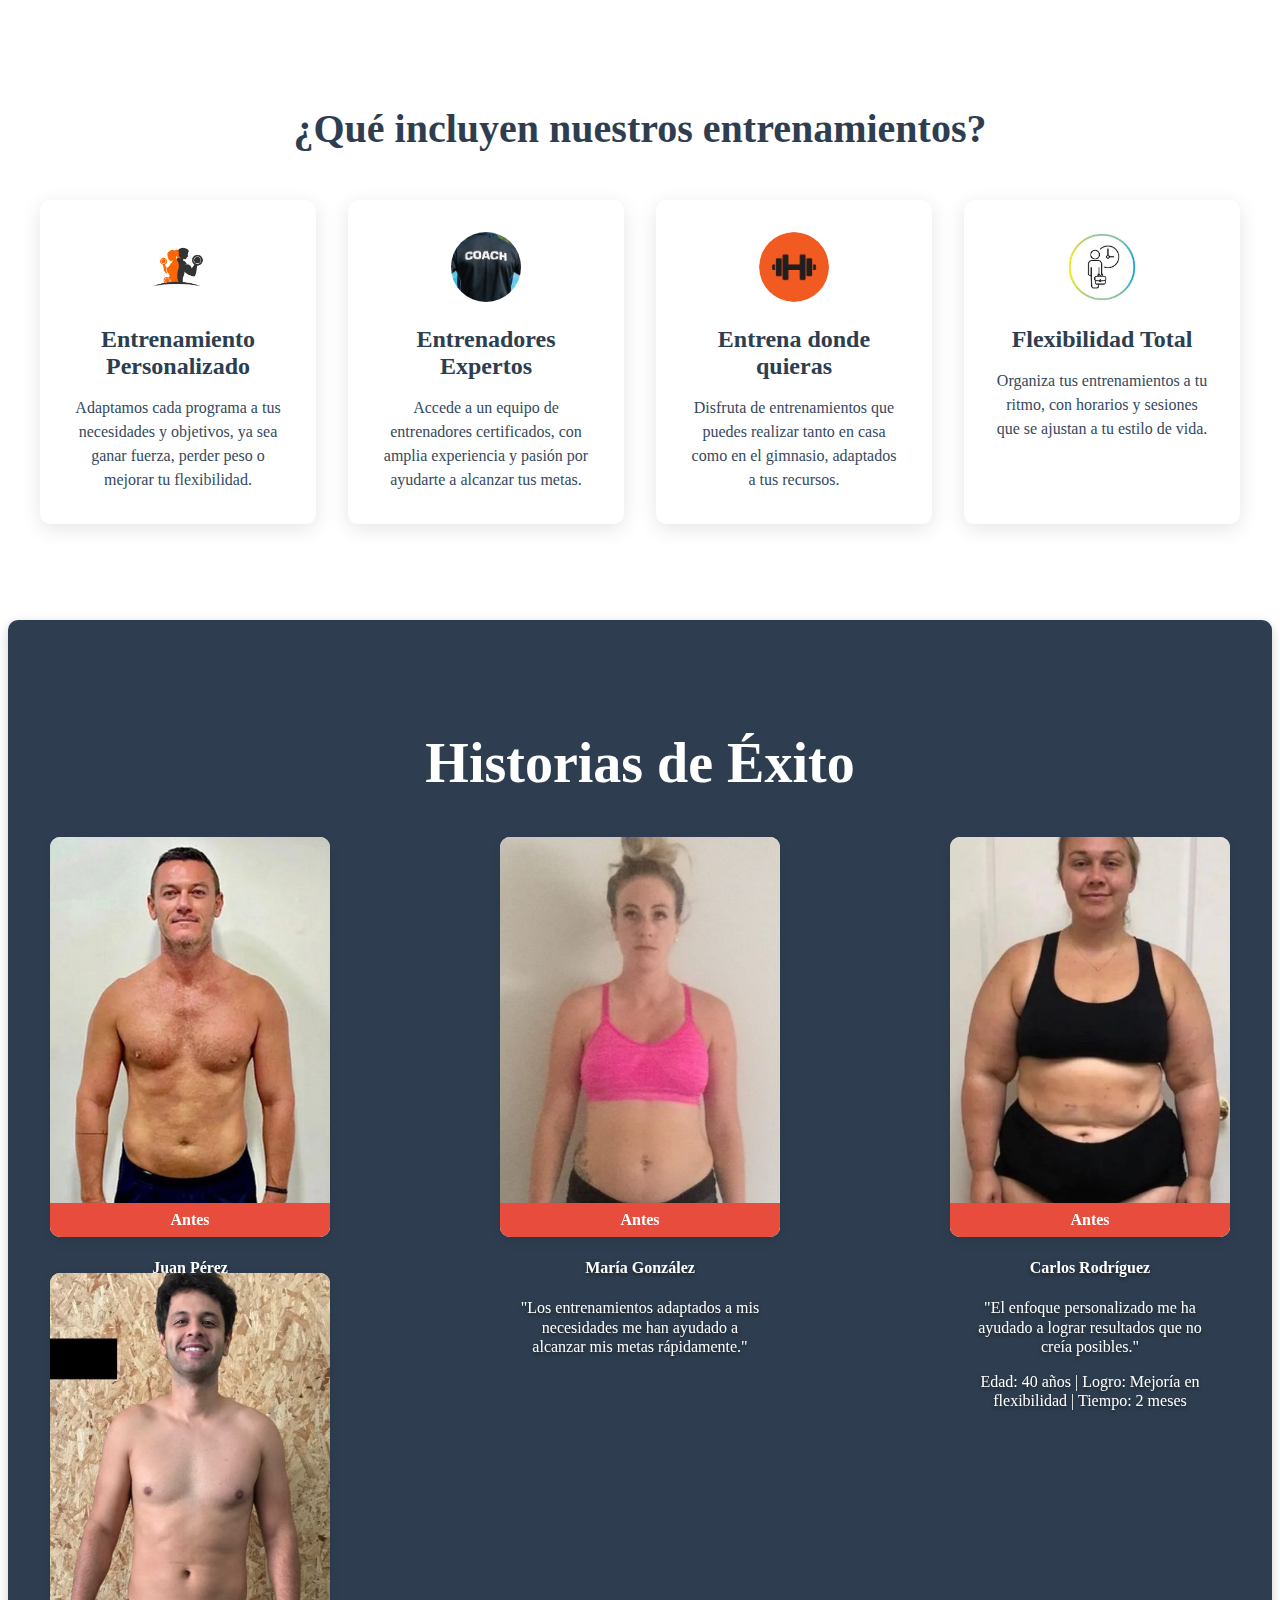
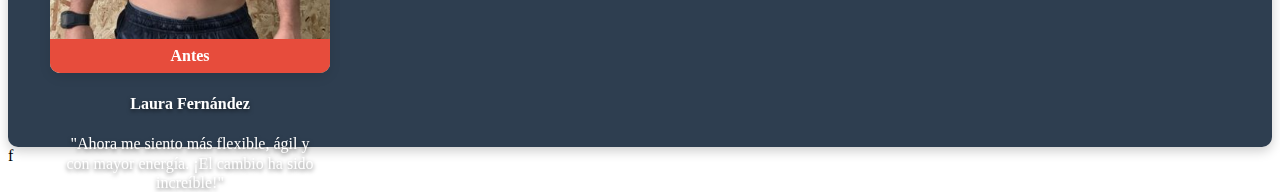
<file: Hackaron_1_ grupo_6/INFORMATION/Info.html>
<!DOCTYPE html>
<html lang="es">

<head>
    <meta charset="UTF-8">
    <meta name="viewport" content="width=device-width, initial-scale=1.0">
    <meta http-equiv="X-UA-Compatible" content="ie=edge">
    <title>Título de la página</title>
    <link rel="stylesheet" href="Info.css">
</head>

<body>
    <header>

    </header>

    <nav>

    </nav>

    <main>


        <section class="program-info">
            <div class="section-container">
                <h2 class="section-title">¿Qué incluyen nuestros entrenamientos?</h2>
                <div class="benefits-grid">
                    <div class="benefit-card">
                        <div class="card-icon-container">
                            <img src="icons/personalizedTraining.jpg" alt="Personalización" class="card-icon">
                        </div>
                        <h3>Entrenamiento Personalizado</h3>
                        <p>Adaptamos cada programa a tus necesidades y objetivos, ya sea ganar fuerza, perder peso o
                            mejorar tu flexibilidad.</p>
                    </div>
                    <div class="benefit-card">
                        <div class="card-icon-container">
                            <img src="icons/coach.jpg" alt="Entrenadores Expertos" class="card-icon">
                        </div>
                        <h3>Entrenadores Expertos</h3>
                        <p>Accede a un equipo de entrenadores certificados, con amplia experiencia y pasión por ayudarte
                            a alcanzar tus metas.</p>
                    </div>
                    <div class="benefit-card">
                        <div class="card-icon-container">
                            <img src="icons/gym.png" alt="Entrena donde quieras" class="card-icon">
                        </div>
                        <h3>Entrena donde quieras</h3>
                        <p>Disfruta de entrenamientos que puedes realizar tanto en casa como en el gimnasio, adaptados a
                            tus recursos.</p>
                    </div>
                    <div class="benefit-card">
                        <div class="card-icon-container">
                            <img src="icons/flexibility.jpg" alt="Flexibilidad" class="card-icon">
                        </div>
                        <h3>Flexibilidad Total</h3>
                        <p>Organiza tus entrenamientos a tu ritmo, con horarios y sesiones que se ajustan a tu estilo de
                            vida.</p>
                    </div>
                </div>
            </div>
        </section>

        <!-- Session de testitomios.  -->
        <!-- Tarjetas dobles antes y despues.  -->
        <!-- Una sola tarjeta que se gira.  -->


        <section class="success-stories">
            <h2>Historias de Éxito</h2>
            <div class="stories-grid">
                <!-- Tarjeta 1 -->
                <div class="flip-card" role="figure">
                    <div class="flip-card-inner">
                        <!-- Cara del "Antes" -->
                        <div class="flip-card-front" data-label="Antes">
                            <div class="card-image">
                                <img src="images/person1_before.png" alt="Antes de Juan Pérez">
                            </div>
                        </div>
                        <!-- Cara del "Después" -->
                        <div class="flip-card-back" data-label="Después">
                            <div class="card-image">
                                <img src="images/person1_after.png" alt="Después de Juan Pérez">
                            </div>
                        </div>
                    </div>
                    <div class="card-text">
                        <h4>Juan Pérez</h4>
                        <p>"¡Gracias a los entrenamientos personalizados y a los entrenadores expertos, he transformado
                            mi cuerpo!"</p>
                        <p class="card-data">Edad: 30 años | Logro: Pérdida de peso | Tiempo: 3 meses</p>
                    </div>
                </div>

                <!-- Tarjeta 2 -->
                <div class="flip-card" role="figure">
                    <div class="flip-card-inner">
                        <!-- Cara del "Antes" -->
                        <div class="flip-card-front" data-label="Antes">
                            <div class="card-image">
                                <img src="images/person2_before.png" alt="Antes de María González">
                            </div>
                        </div>
                        <!-- Cara del "Después" -->
                        <div class="flip-card-back" data-label="Después">
                            <div class="card-image">
                                <img src="images/person2_after.png" alt="Después de María González">
                            </div>
                        </div>
                    </div>
                    <div class="card-text">
                        <h4>María González</h4>
                        <p>"Los entrenamientos adaptados a mis necesidades me han ayudado a alcanzar mis metas
                            rápidamente."</p>
                    </div>
                </div>

                <!-- Tarjeta 3 -->
                <div class="flip-card" role="figure">
                    <div class="flip-card-inner">
                        <!-- Cara del "Antes" -->
                        <div class="flip-card-front" data-label="Antes">
                            <div class="card-image">
                                <img src="images/person3_before.png" alt="Antes de Carlos Rodríguez">
                            </div>
                        </div>
                        <!-- Cara del "Después" -->
                        <div class="flip-card-back" data-label="Después">
                            <div class="card-image">
                                <img src="images/person3_after.png" alt="Después de Carlos Rodríguez">
                            </div>
                        </div>
                    </div>
                    <div class="card-text">
                        <h4>Carlos Rodríguez</h4>
                        <p>"El enfoque personalizado me ha ayudado a lograr resultados que no creía posibles."</p>
                        <p class="card-data">Edad: 40 años | Logro: Mejoría en flexibilidad | Tiempo: 2 meses</p>
                    </div>
                </div>

                <!-- Tarjeta 4 -->
                <div class="flip-card" role="figure">
                    <div class="flip-card-inner">
                        <!-- Cara del "Antes" -->
                        <div class="flip-card-front" data-label="Antes">
                            <div class="card-image">
                                <img src="images/person4_before.png" alt="Antes de Laura Fernández">
                            </div>
                        </div>
                        <!-- Cara del "Después" -->
                        <div class="flip-card-back" data-label="Después">
                            <div class="card-image">
                                <img src="images/person4_after.png" alt="Después de Laura Fernández">
                            </div>
                        </div>
                    </div>
                    <div class="card-text">
                        <h4>Laura Fernández</h4>
                        <p>"Ahora me siento más flexible, ágil y con mayor energía. ¡El cambio ha sido increíble!"</p>
                    </div>
                </div>
            </div>
        </section>





    </main>f

    <footer>

    </footer>
</body>

</html>
</file>
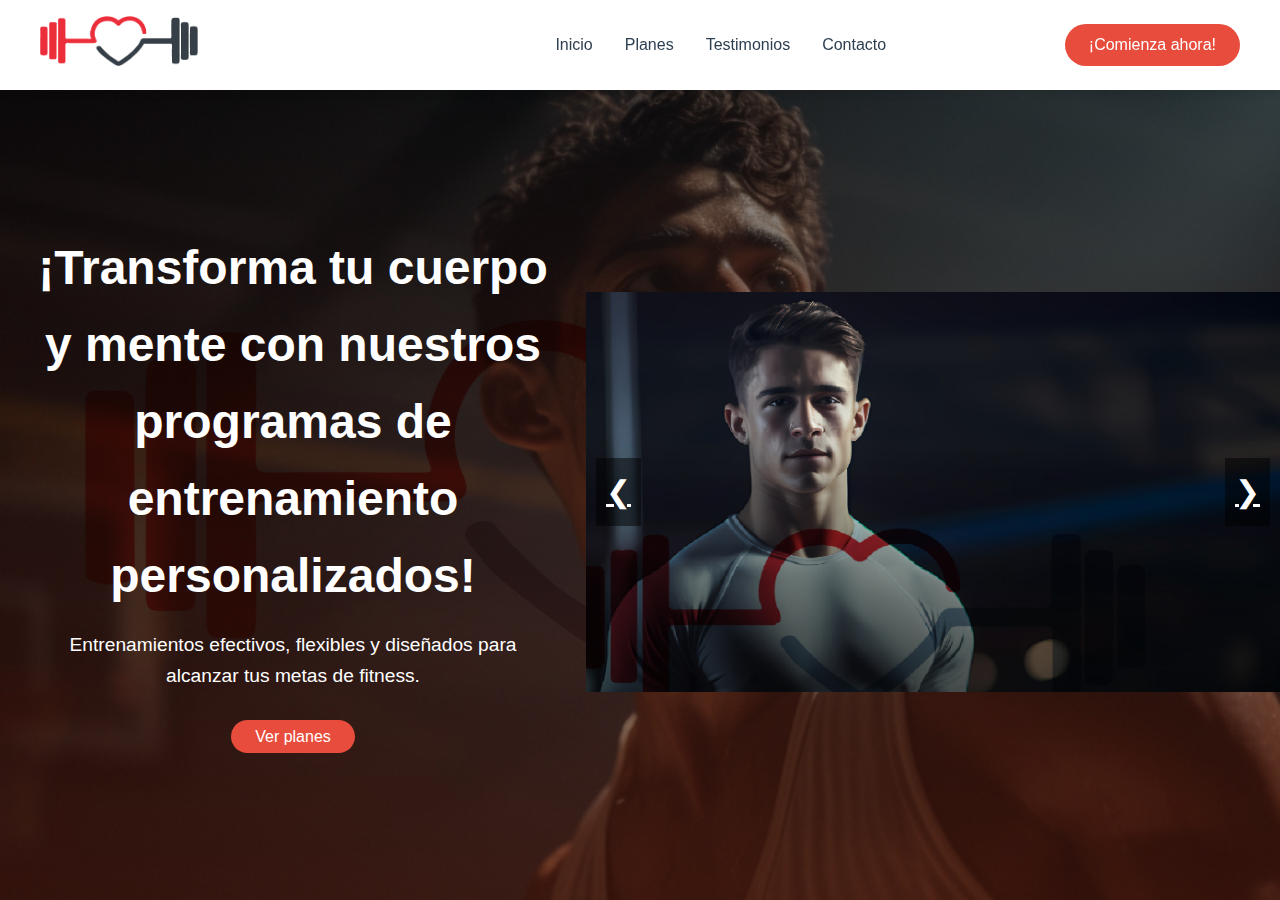
<file: Hackaron_1_ grupo_6/NAV_BANNER/Nav_banner.html>
<!DOCTYPE html>
<html lang="en">
    <link rel="stylesheet" href="nav.css">
<head>
    <meta charset="UTF-8">
    <meta name="viewport" content="width=device-width, initial-scale=1.0">
    <title>landing</title>
</head>


<body>
 
    <header class="header">
        <nav class="nav-container">
            <div class="brand">
                <a href="">
                    <img  src="../IMG/Logo.png" alt="Logo">
                </a>
            </div>
            <div  src ="../IMG/Logo.png"></div>
            <div class="nav-links">
                <a class="textNav" href="#inicio">Inicio</a>
                <a class="textNav" href="#planes">Planes</a>
                <a class="textNav" href="#testimonios">Testimonios</a>
                <a class="textNav" href="#contacto">Contacto</a>
            </div>
            <a href="#planes" class="cta-button">¡Comienza ahora!</a>
        </nav>
    </header>

 

    <section class="hero" id="inicio">
        <div class="hero-content">
            <h1>¡Transforma tu cuerpo y mente con nuestros programas de entrenamiento personalizados!</h1>
            <p>Entrenamientos efectivos, flexibles y diseñados para alcanzar tus metas de fitness.</p>
            <a href="#planes" class="cta-button">Ver planes</a>
        </div>
    
        <!-- Carrusel -->
        <div class="carousel">
            <div class="carousel-container">
                <div class="carousel-slide">
                    <img src="../IMG/slide1.jpg" alt="Imagen 1">
                    <img src="../IMG/slide2.jpg" alt="Imagen 2">
                    <img src="../IMG/slide3.jpg" alt="Imagen 3">
                </div>
            </div>
    
            <a href="#" class="prev" onclick="moveSlide(-1)">&#10094;</a>
            <a href="#" class="next" onclick="moveSlide(1)">&#10095;</a>
        </div>
    </section>
    

    


    
    <script src="../JS/scrip.js"></script>
</body>
</html>
</file>
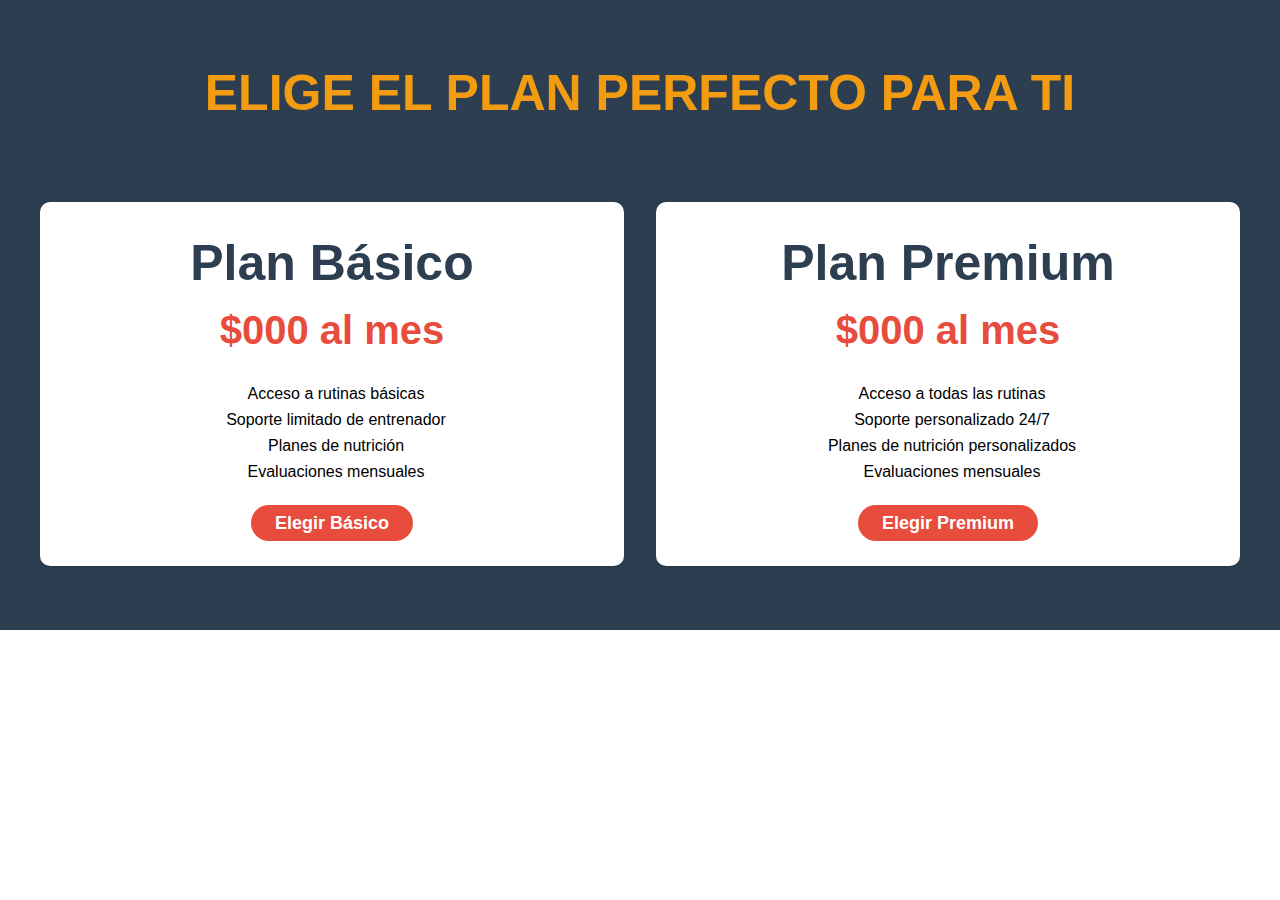
<file: Hackaron_1_ grupo_6/PRODUCTS_MODAL/products.html>
<!DOCTYPE html>
<html lang="en">
<head>
    <meta charset="UTF-8">
    <meta name="viewport" content="width=device-width, initial-scale=1.0">
    <link rel="stylesheet" href="products.css">
    <title>Oscar</title>
</head>
<body>

    
<!-- seccion planes-->
<section class="plans" id="planes">
    <div class="section-container">
        <h1 id="main-text-plan">ELIGE EL PLAN PERFECTO PARA TI</h1>
        <div class="plans-grid">
            <div class="plan-card">
                <h3 id="plan">Plan Básico</h3>
                <div class="plan-price">$000 al mes</div>
                <ul class="plan-features">
                    <li><i class="fas fa-check"></i>Acceso a rutinas básicas</li>
                    <li><i class="fas fa-check"></i>Soporte limitado de entrenador</li>
                    <li><i class="fas fa-times"></i>Planes de nutrición</li>
                    <li><i class="fas fa-times"></i>Evaluaciones mensuales</li>
                </ul>
                <a href="#" class="cta-button">Elegir Básico</a>
            </div>
            <div class="plan-card">
                <h3 id="premium-text-plan">Plan Premium</h3>
                <div class="plan-price">$000 al mes</div>
                <ul class="plan-features">
                    <li><i class="fas fa-check"></i>Acceso a todas las rutinas</li>
                    <li><i class="fas fa-check"></i>Soporte personalizado 24/7</li>
                    <li><i class="fas fa-check"></i>Planes de nutrición personalizados</li>
                    <li><i class="fas fa-check"></i>Evaluaciones mensuales</li>
                </ul>
                <a href="#" class="cta-button">Elegir Premium</a>
            </div>
        </div>
    </div>

    <!-- modal -->
    <div class="modal-overlay" id="modal">
        <div class="modal-content">
            <h2>¡Plan seleccionado!</h2>
            <p id="modal-message"></p>
            <button class="cta-button close-modal">Cerrar</button>
        </div>
    </div>
    
</section>


    

<script src="productos.js"></script>
</body>
</html>
</file>
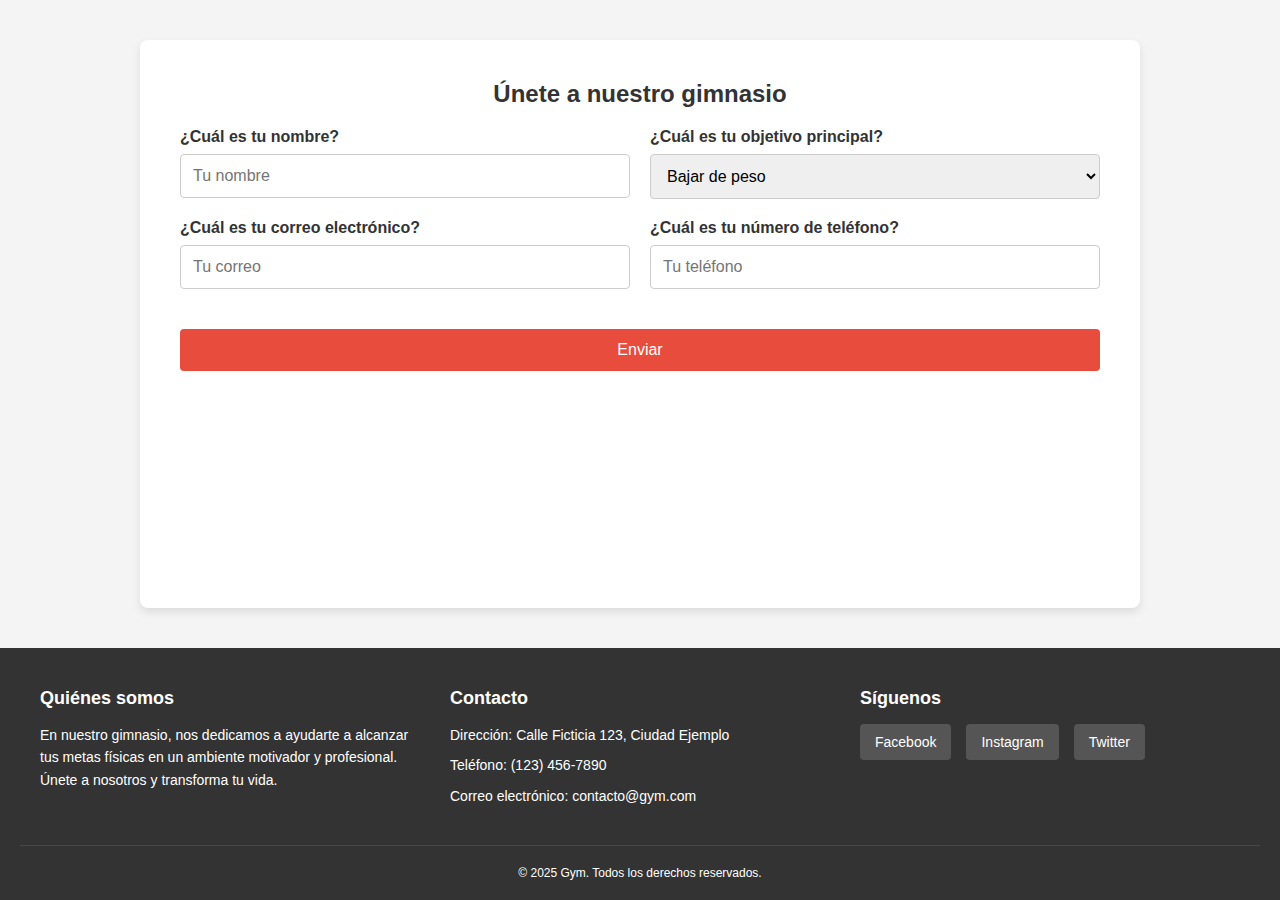
<file: Hackaron_1_ grupo_6/QUESTIONS_FOOTER/footer_questions.html>
<!DOCTYPE html>
<html lang="es">
<head>
    <meta charset="UTF-8">
    <meta name="viewport" content="width=device-width, initial-scale=1.0">
    <title>Formulario Gym</title>
    <link rel="stylesheet" href="questions.css">
</head>
<body>
    <section class="form-section">
        <h2>Únete a nuestro gimnasio</h2>
        <form class="gym-form">
            <div class="form-row">
                <label for="name">¿Cuál es tu nombre?</label>
                <input type="text" id="name" name="name" placeholder="Tu nombre" required>
            </div>

            <div class="form-row">
                <label for="goal">¿Cuál es tu objetivo principal?</label>
                <select id="goal" name="goal" required>
                    <option value="bajar_peso">Bajar de peso</option>
                    <option value="ganar_musculo">Ganar músculo</option>
                    <option value="mejorar_resistencia">Mejorar resistencia</option>
                    <option value="general">General</option>
                </select>
            </div>
             <!-- Correo -->
            <div class="form-row">
                <label for="email">¿Cuál es tu correo electrónico?</label>
                <input type="email" id="email" name="email" placeholder="Tu correo" required>
            </div>

            <!-- Numero de telefono -->
            <div class="form-row">
                <label for="phone">¿Cuál es tu número de teléfono?</label>
                <input type="tel" id="phone" name="phone" placeholder="Tu teléfono" required>
            </div>
             
             <!-- Boton -->
           <button type="submit" class="submit-btn">Enviar</button>
            <!-- Botón -->
<!-- <button type="button" class="submit-btn" onclick="window.open('https://wa.me/1234567890?text=Hola%2C+quiero+más+información+sobre+el+gym', '_blank')">Enviar</button> -->


        </form>
    </section>

    <footer class="footer">
        <div class="footer-content">
            <div class="about-us">
                <h3>Quiénes somos</h3>
                <p>En nuestro gimnasio, nos dedicamos a ayudarte a alcanzar tus metas físicas en un ambiente motivador y profesional. Únete a nosotros y transforma tu vida.</p>
            </div>
            <div class="contact-info">
                <h3>Contacto</h3>
                <p>Dirección: Calle Ficticia 123, Ciudad Ejemplo</p>
                <p>Teléfono: (123) 456-7890</p>
                <p>Correo electrónico: contacto@gym.com</p>
            </div>
            <div class="social-media">
                <h3>Síguenos</h3>
                <div class="social-icons">
                    <a href="#" class="social-icon">Facebook</a>
                    <a href="#" class="social-icon">Instagram</a>
                    <a href="#" class="social-icon">Twitter</a>
                </div>
            </div>
        </div>
        <p>&copy; 2025 Gym. Todos los derechos reservados.</p>
    </footer>
</body>
</html>
</file>
<file: Hackaron_1_ grupo_6/INFORMATION/Info.css>
/* Fondo de la sección */
.program-info {
    padding: 4rem 2rem;
    background-color: #ffffff no-repeat center center fixed;
    color: #ffffff;
    position: relative;
    z-index: 1;
    border-radius: 15px;

    overflow: hidden;

}

.program-info::before {
    content: '';
    position: absolute;
    top: 0;
    left: 0;
    right: 0;
    bottom: 0;
    background: none;
    (0, 0, 0, 0.4);
    z-index: -1;
}


.section-container {
    max-width: 1200px;
    margin: 0 auto;
    text-align: center;
}


.section-title {
    font-size: 2.5rem;
    font-weight: bold;
    margin-bottom: 2rem;
    color: #2e3e50;
}


.benefits-grid {
    display: grid;
    grid-template-columns: repeat(auto-fit, minmax(250px, 1fr));
    gap: 2rem;
    margin-top: 3rem;
}


.benefit-card {
    background: #ffffff;
    padding: 2rem;
    border-radius: 10px;
    /* Bordes redondeados en las tarjetas */
    text-align: center;
    box-shadow: 0 5px 20px rgba(0, 0, 0, 0.1);
    transition: transform 0.3s ease, box-shadow 0.3s ease;
    position: relative;
}


.benefit-card:hover {
    transform: translateY(-10px);
    box-shadow: 0 8px 30px rgba(0, 0, 0, 0.15);
}


.card-icon-container {
    background-color: #f39c12;
    width: 70px;
    height: 70px;
    border-radius: 50%;
    margin: 0 auto 1rem;
    display: flex;
    justify-content: center;
    align-items: center;
    overflow: hidden;

}


.card-icon {
    width: 100%;
    height: 100%;
    object-fit: cover;
    object-position: center;
}



.benefit-card h3 {
    font-size: 1.5rem;
    font-weight: 600;
    color: #2c3e50;
    margin-bottom: 1rem;
}


.benefit-card p {
    font-size: 1rem;
    color: #34495e;
    line-height: 1.5;
    margin-bottom: 0;
}



.success-stories {
    padding: 4rem 2rem;
    background-color: #2e3e50;
    background-position: center;
    color: white;
    text-align: center;
    border-radius: 10px;
    margin-top: 2rem;
    min-height: 100vh;
    box-shadow: 0 4px 12px rgba(0, 0, 0, 0.2);
}

.success-stories h2 {
    font-size: 3.5rem;
    font-weight: bold;
    margin-bottom: 2rem;
}

.stories-grid {
    display: flex;
    justify-content: space-between;
    gap: 1rem;
    flex-wrap: wrap;
}


.flip-card {
    width: 280px;
    height: 400px;
    perspective: 1000px;
    margin: 10px;
}


.flip-card-front::after,
.flip-card-back::after {
    content: attr(data-label);
    position: absolute;
    bottom: 0;
    left: 0;
    width: 100%;
    text-align: center;
    font-size: 1rem;
    font-weight: bold;
    padding: 8px 0;
}

.flip-card-front::after {
    background-color: #e74c3c;
    color: white;
}

.flip-card-back::after {
    background-color: #2ecc71;
    color: white;
}

.flip-card-inner {
    position: relative;
    width: 100%;
    height: 100%;
    transition: transform 0.5s;
    transform-style: preserve-3d;
    border-radius: 10px;
    box-shadow: 0px 4px 12px rgba(0, 0, 0, 0.1);
}

.flip-card:hover .flip-card-inner {
    transform: rotateY(180deg);
}

.flip-card-front,
.flip-card-back {
    position: absolute;
    width: 100%;
    height: 100%;
    backface-visibility: hidden;
    border-radius: 10px;
}

.flip-card-front {
    background-color: white;
    color: #333;
    display: flex;
    justify-content: center;
    align-items: center;
    overflow: hidden;
}

.card-image img {
    width: 100%;
    height: 100%;
    object-fit: cover;
    border-radius: 10px;
}

.flip-card-back {
    transform: rotateY(180deg);
    display: flex;
    justify-content: center;
    align-items: center;
}

.card-text {
    text-align: center;
    margin-top: 1rem;
    padding: 0 1rem;
    color: #ffffff;
    font-size: 1rem;
    line-height: 1.2;
    font-weight: 500;
    text-shadow: 0px 2px 4px rgba(0, 0, 0, 0.6);
}


@media (max-width: 768px) {
    .stories-grid {
        flex-direction: column;
        gap: 1rem;
    }

    .flip-card {
        width: 100%;
        height: auto;
        margin: 10px 0;
    }
}
</file>
<file: Hackaron_1_ grupo_6/NAV_BANNER/nav.css>
:root {
            --primary: #2c3e50;
            --secondary: #e74c3c;
            --accent: #3498db;
            --light: #ecf0f1;
            --dark: #2c3e50;
        }

        * {
            margin: 0;
            padding: 0;
            box-sizing: border-box;
            font-family: 'Arial', sans-serif;
        }

        body {
            line-height: 1.6;
        }

        /* Header Styles */
        .header {
            position: fixed;
            width: 100%;
            background: white;
            padding: 1rem;
            box-shadow: 0 2px 10px rgba(0,0,0,0.1);
            z-index: 1000;
        }

        .nav-container {
            max-width: 1200px;
            margin: 0 auto;
            display: flex;
            justify-content: space-between;
            align-items: center;
        }

        .logo {
            font-size: 1.5rem;
            font-weight: bold;
            color: var(--primary);
        }

        .nav-links {
            display: flex;
            gap: 2rem;
        }

        .nav-links a {
            text-decoration: none;
            color: var(--dark);
            font-weight: 500;
        }

        .cta-button {
            background: var(--secondary);
            color: white;
            padding: 0.5rem 1.5rem;
            border-radius: 25px;
            text-decoration: none;
            transition: transform 0.3s ease;
            transition: .5s, color .10s;
                -webkit-transition: .5s, color .10s;
                -moz-transition: .5s, color .10s;
        }
  
       
        .cta-button:hover{
            transform: translatey(-10px);
                -webkit-transform: translatey(-10px);
                -moz-transform: translatey(-10px);
        }

        .textNav:hover {
            color: #e74c3c;
        }
              

        /* .cta-button:hover {
            transform: scale(1.05);
        } */

        .brand img {
            width: auto;
            height: 50px;
        }

        /* Hero Section */
        .hero {
            padding-top: 80px;
            min-height: 100vh;
            background: linear-gradient(rgba(0,0,0,0.5), rgba(91, 23, 6, 0.5)), url('../IMG/Portada.jpg');
            background-size: cover;
            background-position: center;
            display: flex;
            align-items: center;
            text-align: center;
            color: white;
        }

        .hero-content {
            max-width: 800px;
            margin: 0 auto;
            padding: 2rem;
            animation: fadeIn 1s ease-in;
        }

        .hero h1 {
            font-size: 3rem;
            margin-bottom: 1rem;
        }

        .hero p {
            font-size: 1.2rem;
            margin-bottom: 2rem;
        }

        /* Carousel Styles */


        .carousel {
            position: relative;
            max-width: 20%;
            margin-top: 30px;
        }

        .carousel-container {
            overflow: hidden;
        }

        .carousel-slide {
            display: flex;
            transition: transform 0.5s ease;
        }

        .carousel-slide img {
            width: 1%;
            height: auto;
            object-fit: cover;
        }

        /* Controles del Carrusel */
        .prev,
        .next {
            position: absolute;
            top: 50%;
            font-size: 30px;
            color: white;
            background-color: rgba(0, 0, 0, 0.5);
            border: none;
            padding: 15px;
            cursor: pointer;
            z-index: 1000;
        }

        .prev {
            left: 10px;
            transform: translateY(-50%);
        }

        .next {
            right: 10px;
            transform: translateY(-50%);
        }

        .prev:hover,
        .next:hover {
            background-color: rgba(0, 0, 0, 0.8);
        }
                            
        .carousel {
            position: relative;
            max-width: 100%;
            margin-top: 3px;
        }

        .carousel-container {
            overflow: hidden;
        }

        .carousel-slide {
            display: flex;
            transition: transform 0.5s ease;
        }

        .carousel-slide img {
            width: 100%;
            height: 400px;
            object-fit: cover;
        }

        /* Controles del Carrusel */
        .prev,
        .next {
            position: absolute;
            top: 50%;
            font-size: 30px;
            color: white;
            background-color: rgba(0, 0, 0, 0.5);
            border: none;
            padding: 10px;
            cursor: pointer;
            z-index: 1000;
        }

        .prev {
            left: 10px;
            transform: translateY(-50%);
        }

        .next {
            right: 10px;
            transform: translateY(-50%);
        }

        .prev:hover,
        .next:hover {
            background-color: rgba(0, 0, 0, 0.8);
        }
                            

        /* Animations */
        @keyframes fadeIn {
            from { opacity: 0; transform: translateY(20px); }
            to { opacity: 1; transform: translateY(0); }
        }

        /* Responsive Design */
        @media (max-width: 768px) {
            .nav-links {
                display: none;
            }

            .hero h1 {
                font-size: 2rem;
            }
        }
</file>
<file: Hackaron_1_ grupo_6/PRODUCTS_MODAL/products.css>
:root {
    --primary: #2c3e50;
    --secondary: #e74c3c;
    --accent: #3498db;
    --light: #ecf0f1;
    --dark: #2c3e50;
    --alert: #f39c12;
}

* {
    margin: 0;
    padding: 0;
    box-sizing: border-box;
    font-family: 'Arial', sans-serif;
}

/* cuerpo de la landing */

body {
    line-height: 1,6;
}

.section-container {
    max-width: 1200px;
    margin: 0 auto;
}

/*TEXTO PRINCIPAL SECCION PLANES*/
#main-text-plan{
    font-size: 3rem;
    margin-bottom: 1rem;
    color: var(--alert);
    align-content: center;
    text-align: center;
    margin: 0px 0px 80px 0px;
    font-size: 50px;
    font-family: 'Franklin Gothic Medium', 'Arial Narrow', Arial, sans-serif;

}


/* Esilos botones */
.cta-button {
    background: #e74c3c;
    color: white;
    padding: 0.5rem 1.5rem;
    border-radius: 25px;
    text-decoration: none;
    transition: transform 0.3s ease;
    font-size: large;
    font-weight:bold;
}

.cta-button:hover {
    transform: scale(1.05);
}


/* Planes */
.plans {
    padding: 4rem 2rem;
    background: var(--dark);
    /* background: linear-gradient(90deg, rgba(243,156,18,1) 0%, rgba(255,222,0,1) 100%); */
    /* background: var(--alert); */
}

.plans-grid {
    display: grid;
    grid-template-columns: repeat(auto-fit, minmax(300px, 1fr));
    gap: 2rem;
    margin-top: 2rem;
}

.plan-card {
    background: white;
    padding: 2rem;
    border-radius: 10px;
    text-align: center;
    box-shadow: 0 2px 10px rgba(0,0,0,0.1);
}

.section-container h2 {
    color: var(--light);
    margin-bottom: 1rem;
}

.plan-card h3 {
    color: var(--primary);
    margin-bottom: 1rem;
    font-weight: bolder;
    font-size:50px;
    
}

.plan-price {
    font-size: 2.5rem;
    color: var(--secondary);
    margin-bottom: 1rem;
    font-weight: bold;
}

.plan-features {
    list-style: none;
    margin: 2rem 0;
}

.plan-features li {
    margin-bottom: 0.5rem;
}

.plan-features li i {
    color: var(--accent);
    margin-right: 0.5rem;
}

/*  animación tarjetas   */
@keyframes floating {
    0% {
        transform: translateY(0px);
    }
    50% {
        transform: translateY(-5px);
    }
    100% {
        transform: translateY(0px);
    }
}

.plan-card {
    animation: floating 2s ease-in-out infinite;
}

/* Desfase en la animación de la segunda tarjeta */
.plan-card:nth-child(2) {
    animation-delay: 0.5s;

}

/* aqui se desactiva animación en móviles para mejorar rendimiento */
@media (max-width: 770px) {
    .plan-card {
        animation: none;
    }
}

/* Animationes */
@keyframes fadeIn {
    from { opacity: 0; transform: translateY(20px); }
    to { opacity: 1; transform: translateY(0); }
}


    
/* Modal Overlay */
.modal-overlay {
    position: fixed;
    top: 0;
    left: 0;
    width: 100%;
    height: 100%;
    background-color: rgba(0, 0, 0, 0.7);
    display: flex;
    justify-content: center;
    align-items: center;
    opacity: 0;
    visibility: hidden;
    transition: opacity 0.3s ease, visibility 0.3s ease;
}

/* Modal planes */

.modal-content {
    background: white;
    padding: 2rem;
    border-radius: 10px;
    text-align: center;
    width: 90%;
    max-width: 400px;
    box-shadow: 0 4px 15px rgba(0, 0, 0, 0.2);
    animation: fadeIn 0.4s ease-out;
}

/* Titulo dle modal */
.modal-content h2 {
    color: var(--primary);
    margin-bottom: 1rem;
}

/* mensaje del modal */
.modal-content p {
    color: var(--dark);
    margin-bottom: 2rem;
    font-size: 1rem;
}

/* cuando s emuestra el modal */
.modal-overlay.active {
    opacity: 1;
    visibility: visible;
}

/* para cerrar boton */
.close-modal {
    background: var(--secondary);
    color: white;
    border: none;
    padding: 0.5rem 1.5rem;
    border-radius: 25px;
    cursor: pointer;
}

.close-modal:hover {
    background: var(--secondary);
}
</file>
<file: Hackaron_1_ grupo_6/QUESTIONS_FOOTER/questions.css>
/* Estilos generales */
* {
    margin: 0;
    padding: 0;
    box-sizing: border-box;
}

body {
    font-family: Arial, sans-serif;
    background-color: #f4f4f4;
    color: #333;
    display: flex;
    flex-direction: column;
    min-height: 100vh;
    margin: 0;
}

h2 {
    text-align: center;
    margin-bottom: 20px;
}

/* Estilos del formulario */
.form-section {
    flex: 1;
    background-color: #fff;
    padding: 40px;
    border-radius: 8px;
    box-shadow: 0 4px 8px rgba(0, 0, 0, 0.1);
    width: 100%;
    max-width: 1000px;
    margin: 40px auto;
}

.gym-form {
    display: flex;
    flex-wrap: wrap;
    gap: 20px;
}

.form-row {
    flex: 1 1 300px;
    min-width: 250px;
}

.gym-form label {
    display: block;
    margin-bottom: 8px;
    font-weight: bold;
}

.gym-form input,
.gym-form select {
    width: 100%;
    padding: 12px;
    border: 1px solid #ccc;
    border-radius: 4px;
    font-size: 16px;
    transition: border-color 0.3s;
}

.gym-form input:focus,
.gym-form select:focus {
    border-color: #007BFF;
    outline: none;
}

.gym-form button.submit-btn {
    width: 100%;
    padding: 12px;
    background-color: #e74c3c;
    color: white;
    font-size: 16px;
    border: none;
    border-radius: 4px;
    cursor: pointer;
    transition: background-color 0.3s, transform 0.2s;
    margin-top: 20px;
}

.gym-form button.submit-btn:hover {
    background-color: #bb3223;
    transform: translateY(-2px);
}

/* Estilos del footer */
.footer {
    background-color: #333;
    color: white;
    padding: 40px 20px 20px;
    margin-top: auto;
}

.footer-content {
    display: flex;
    flex-wrap: wrap;
    gap: 30px;
    max-width: 1200px;
    margin: 0 auto;
}

.footer-content > div {
    flex: 1 1 300px;
}

h3 {
    margin-bottom: 15px;
    font-size: 18px;
    color: #fff;
}

.contact-info p,
.about-us p {
    font-size: 14px;
    line-height: 1.6;
    margin-bottom: 8px;
}

.social-icons {
    display: flex;
    gap: 15px;
    flex-wrap: wrap;
    margin-top: 15px;
}

.social-icon {
    text-decoration: none;
    color: white;
    font-size: 14px;
    padding: 10px 15px;
    background-color: #555;
    border-radius: 4px;
    transition: all 0.3s;
}

.social-icon:hover {
    background-color: #e74c3c;
    transform: translateY(-2px);
}

.footer > p {
    text-align: center;
    margin-top: 30px;
    padding-top: 20px;
    border-top: 1px solid rgba(255, 255, 255, 0.1);
    font-size: 12px;
}

/* Media Queries */
@media (max-width: 1024px) {
    .form-section {
        margin: 20px;
        padding: 30px;
    }
    
    .footer-content {
        padding: 0 20px;
    }
}

@media (max-width: 768px) {
    .form-section {
        padding: 25px;
    }

    .form-row {
        flex: 1 1 100%;
    }

    .footer-content > div {
        flex: 1 1 100%;
        text-align: center;
    }

    .social-icons {
        justify-content: center;
    }

    h2 {
        font-size: 24px;
    }
}

@media (max-width: 480px) {
    .form-section {
        margin: 10px;
        padding: 20px;
    }

    .gym-form {
        gap: 15px;
    }

    .gym-form input,
    .gym-form select {
        padding: 10px;
        font-size: 14px;
    }

    .gym-form button.submit-btn {
        padding: 10px;
        font-size: 14px;
    }

    h3 {
        font-size: 16px;
    }

    .social-icon {
        padding: 8px 12px;
        font-size: 12px;
    }

    .footer {
        padding: 30px 15px 15px;
    }
}

@media (max-width: 320px) {
    .form-section {
        margin: 5px;
        padding: 15px;
    }

    h2 {
        font-size: 20px;
    }
}
</file>
